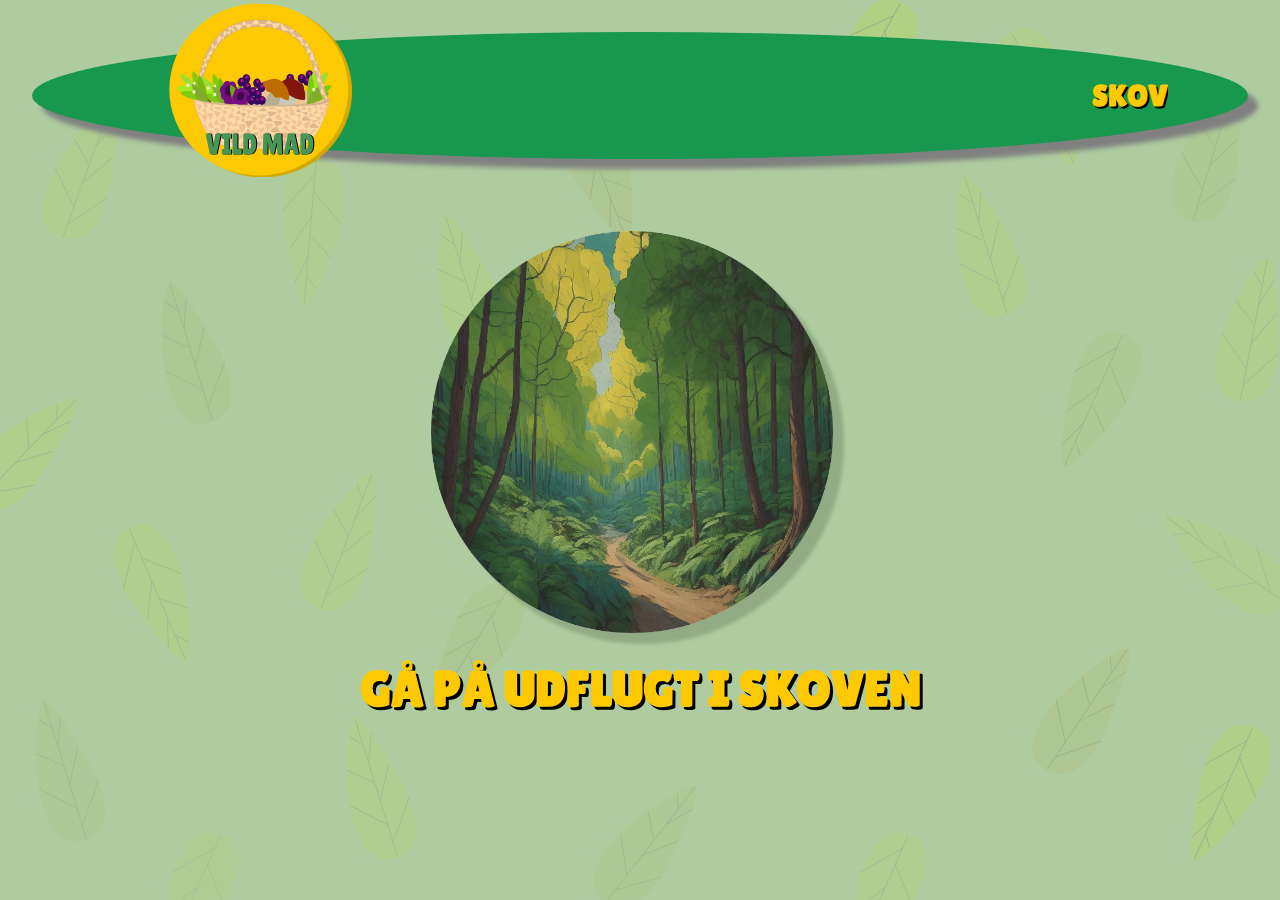
<file: index.html>
<!DOCTYPE html>
<html lang="da">

<head>
  <meta charset="UTF-8">
  <meta name="viewport" content="width=device-width, initial-scale=1.0">
  <link rel="stylesheet" href="style.css">
  <link rel="stylesheet" href="style_emil.css">
  <link
    href="https://fonts.googleapis.com/css2?family=Lilita+One&family=Playfair+Display:ital,wght@0,400;1,700&family=Roboto:ital,wght@1,300;1,700&display=swap"
    rel="stylesheet">
  <title>index</title>
</head>

<body>
  <header>
    <nav>
      <a class="vmlogo" href="index.html">
        <img src="img/vmLogo2.svg" alt="vmlogo"></a>
      <ul class="menu">
        <li><a href="kategori.html">SKOV</a></li>
      </ul>
    </nav>
  </header>
  <main>
    <div class="image_container">
      <a href="kategori.html">
        <div class="image_title">
          <img src="img/forside1.webp" alt="Your Image">
          <p>GÅ PÅ UDFLUGT I SKOVEN</p>
        </div>
      </a>
    </div>
  </main>
  <footer></footer>
  <script src="script.js"></script>
</body>

</html>
</file>
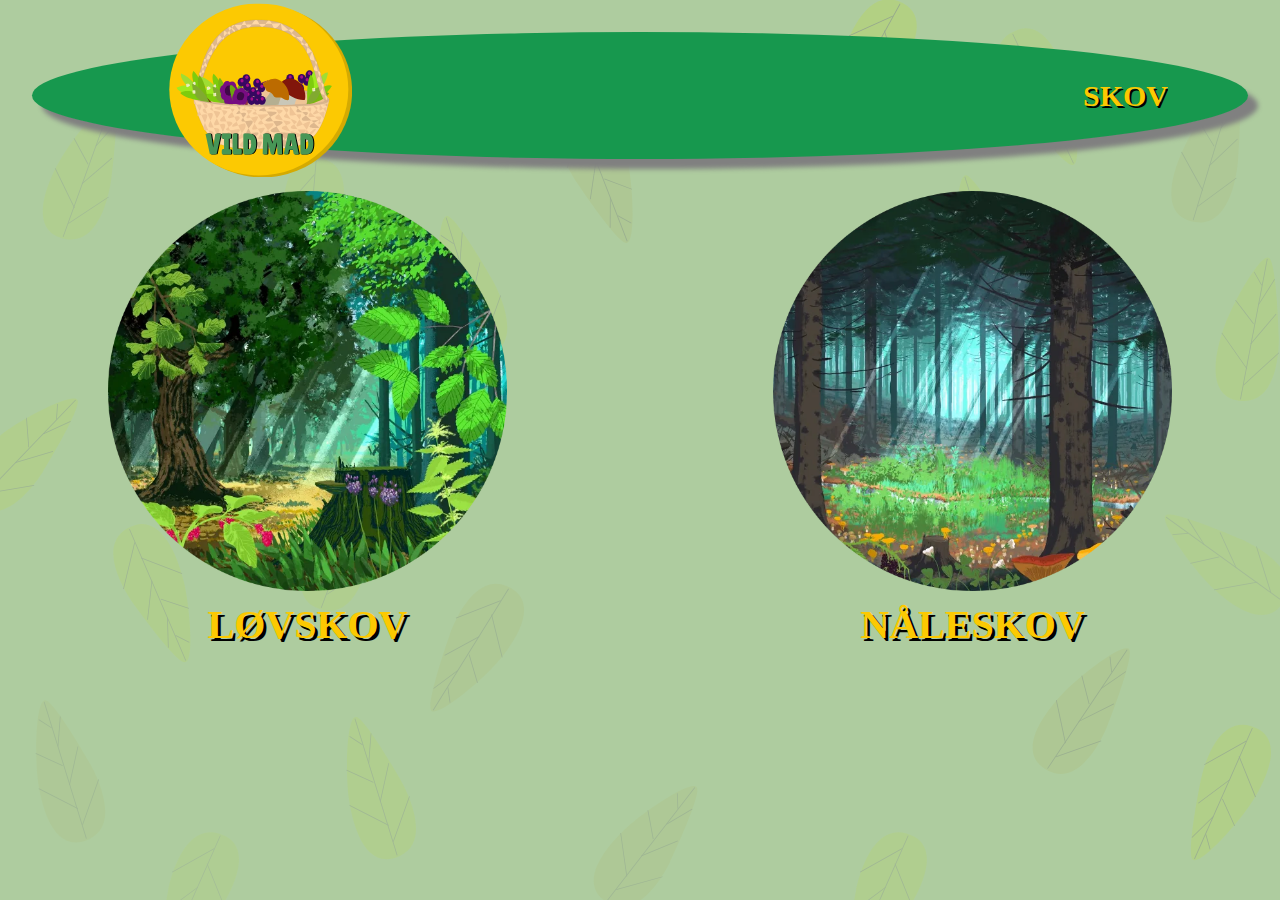
<file: kategori.html>
<!DOCTYPE html>
<html lang="da">

<head>
  <meta charset="UTF-8">
  <meta name="viewport" content="width=device-width, initial-scale=1.0">
  <link rel="stylesheet" href="style.css">
  <link rel="stylesheet" href="style_philip.css">
  <link rel="stylesheet" href="style_emil.css">
  <title>Skov</title>
</head>

<body>


  <header>
    <nav>
      <a class="vmlogo" href="index.html">
        <img src="img/vmLogo2.svg" alt="vmlogo"></a>
      <ul class="menu">
        <li><a href="kategori.html">SKOV</a></li>
      </ul>
    </nav>
  </header>
  <main>
    <section class="category-container">
      <a href="produktside.html?sankeland=Løvskov">
        <div class="image-wrapper">
          <img src="img/lovskov.webp" alt="lovskov">
          <div class="lovskov-category">
            <p>LØVSKOV</p>
          </div>
        </div>
      </a>
      <a href="produktside.html?sankeland=Nåleskov">
        <div class="image-wrapper">
          <img src="img/naleskov.webp" alt="naleskov">
          <div class="naleskov-category">
            <p>NÅLESKOV</p>
          </div>
        </div>
      </a>
    </section>
    <script src="script.js"></script>
  </main>

  <footer></footer>
</body>

</html>
</file>
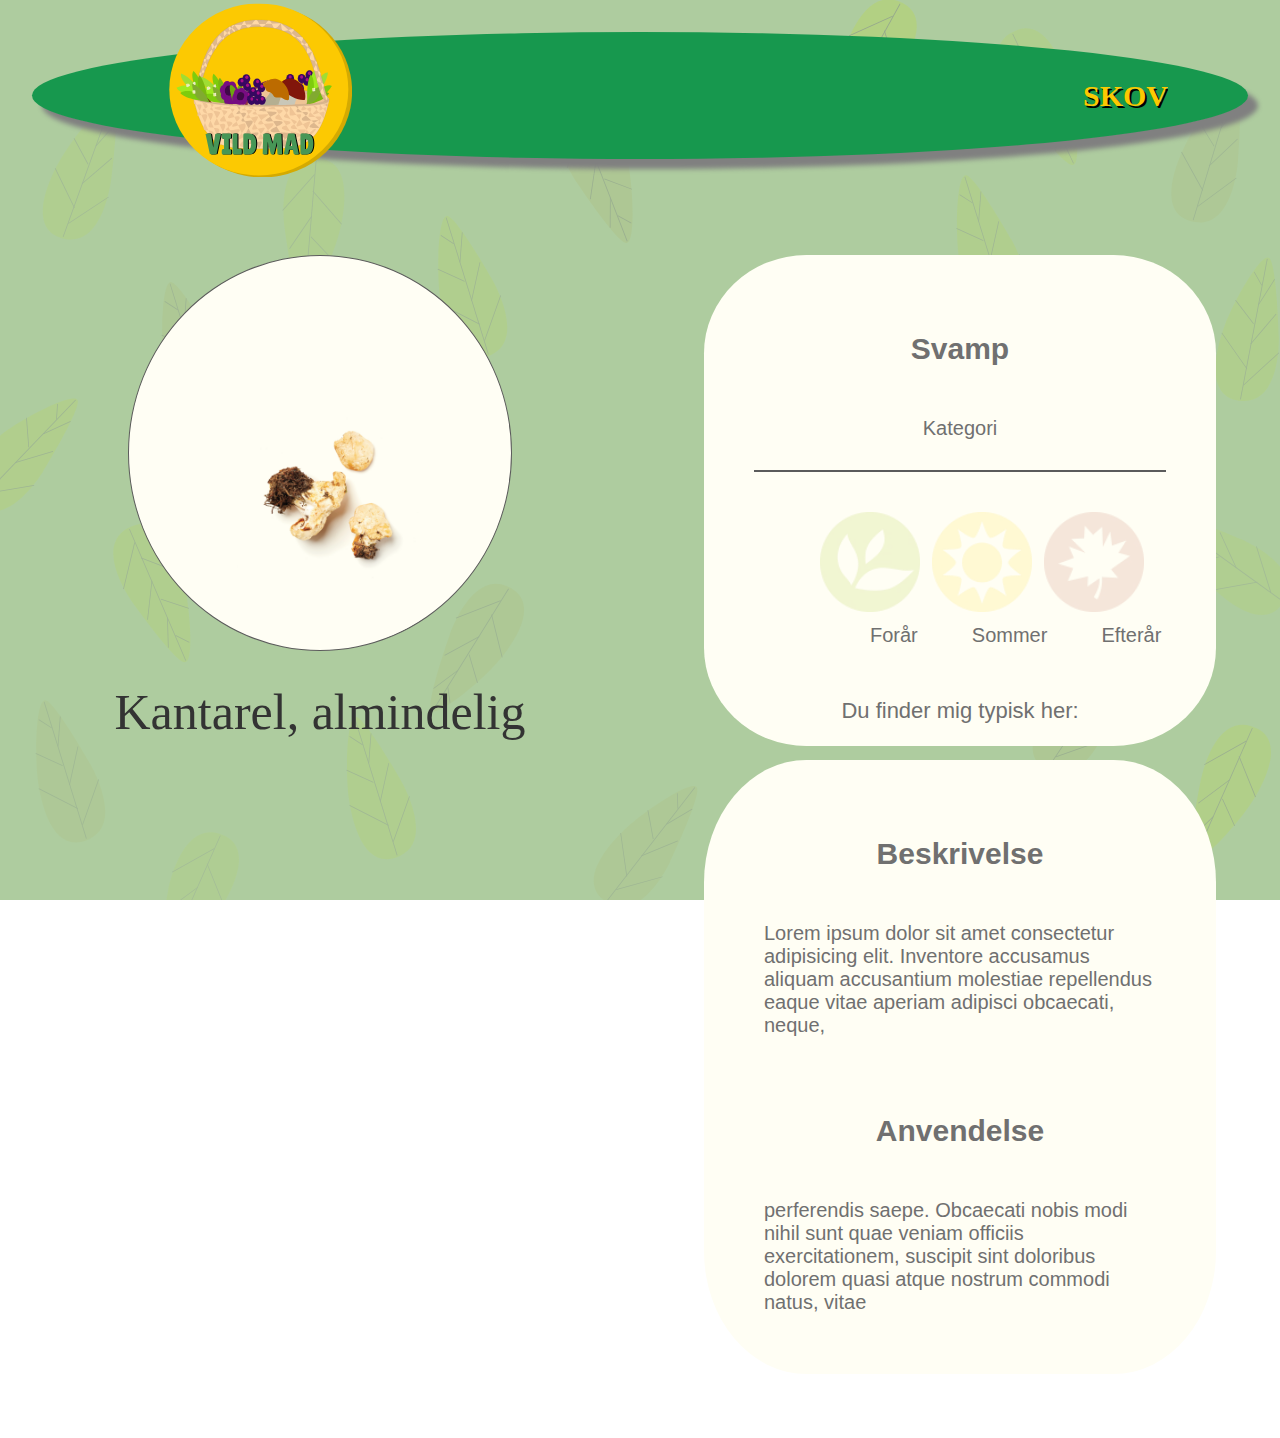
<file: produkt.html>
<!DOCTYPE html>
<html lang="da">

<head>
  <meta charset="UTF-8">
  <meta name="viewport" content="width=device-width, initial-scale=1.0">
  <link rel="stylesheet" href="style.css">
  <link rel="stylesheet" href="produktside.css">
  <title>Råvarer</title>
</head>

<body>
  <header>
    <nav>
      <a class="vmlogo" href="index.html">
        <img src="img/vmLogo2.svg" alt="vmlogo"></a>
      <ul class="menu">
        <li><a href="kategori.html">SKOV</a></li>
      </ul>
    </nav>
  </header>
  <main>
    <div class="grid_1-1">
      <div class="produktside">
        <article class="vmProdukt">
          <img class="vmPic" src="img/testsvamp.png" alt="pic1">
        </article>
        <h3>Kantarel, almindelig</h3>
      </div>
      <div class="box">
        <h4>Svamp</h4>
        <p class="kategori">Kategori</p>
        <hr>
        <div class="season_container">
          <img class="season1" src="img/icon_season_spring.webp" alt="forår">
          <img class="season2" src="img/icon_season_summer.webp" alt="sommer">
          <img class="season3" src="img/icon_season_autumn.webp" alt="efterår">
        </div>
        <div class="season_tekst">
          <p>Forår</p>
          <p>Sommer</p>
          <p>Efterår</p>
        </div>
        <div class="lokation">
          <p>Du finder mig typisk her: <span class="lokationApi"></span></p>
        </div>
      </div>
      <section class="box1">
        <div class="box2">
          <h4>Beskrivelse</h4>
          <p>Lorem ipsum dolor sit amet consectetur adipisicing elit. Inventore accusamus aliquam accusantium molestiae
            repellendus eaque vitae aperiam adipisci obcaecati, neque,</p>
        </div>
        <div class="box3">
          <h4>Anvendelse</h4>
          <p>perferendis saepe. Obcaecati nobis modi nihil sunt quae veniam officiis exercitationem, suscipit sint
            doloribus dolorem quasi atque nostrum commodi natus, vitae </p>
        </div>
      </section>
    </div>
  </main>
  <script src="produkt.js"></script>
</body>

</html>
</file>
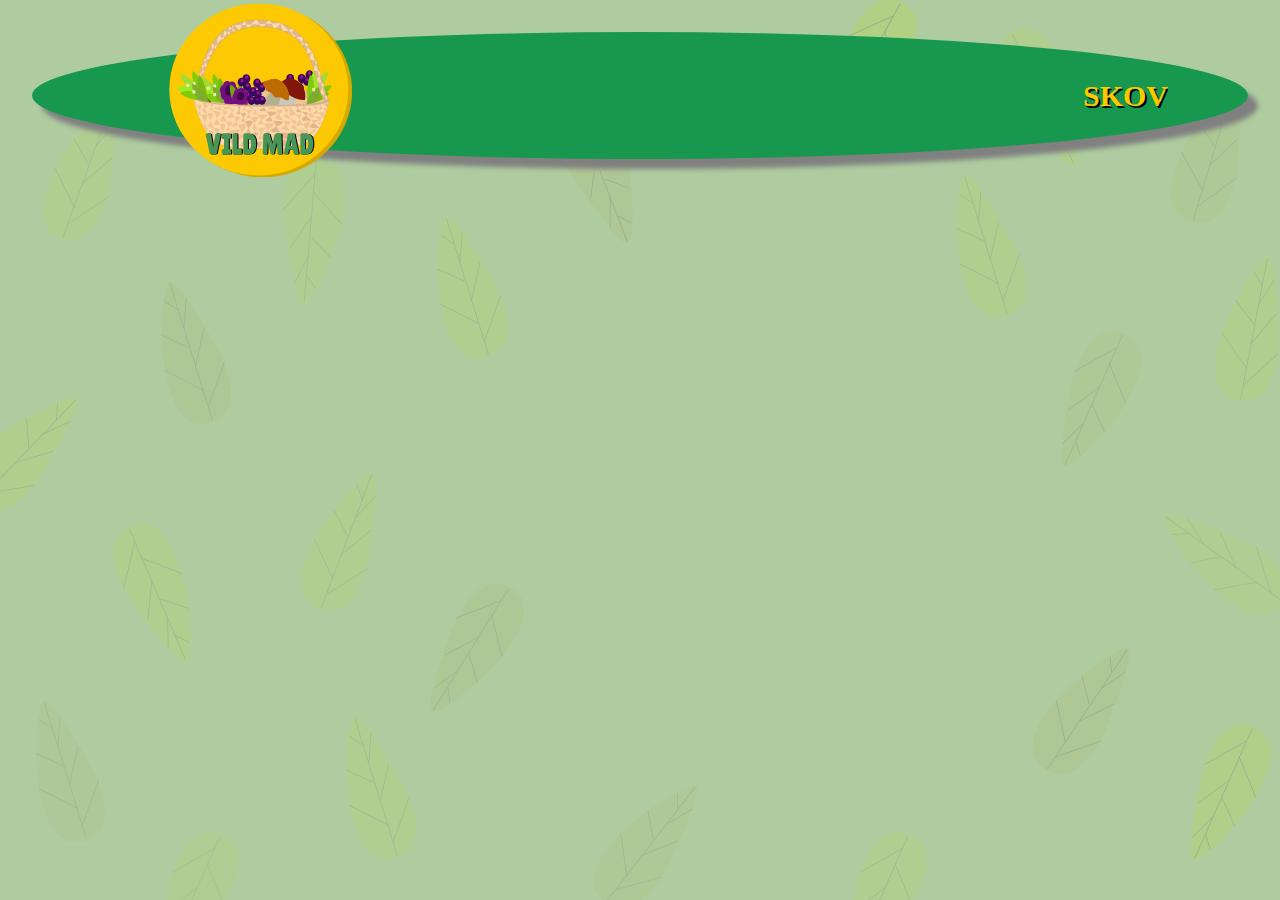
<file: produktside.html>
<!DOCTYPE html>
<html lang="da">

<head>
  <meta charset="UTF-8">
  <meta name="viewport" content="width=device-width, initial-scale=1.0">
  <link rel="stylesheet" href="style.css">
  <link rel="stylesheet" href="produkt.css">
  <title>Råvarer</title>
</head>

<body>
  <header>
    <nav>
      <a class="vmlogo" href="index.html">
        <img src="img/vmLogo2.svg" alt="vmlogo"></a>
      <ul class="menu">
        <li><a href="kategori.html">SKOV</a></li>
      </ul>
    </nav>
  </header>
  <main>
    <section class="produktliste">

      <template id="vmProduktTemplate">
        <a class="seProd" href="produkt.html">
          <article class="vmProdukt">

            <img class="vmPic" src="img/testsvamp.png" alt="pic1">

            <h3>Kantarel, Almindelig</h3>

          </article>
        </a>
      </template>

    </section>
  </main>
  <footer></footer>
  <script src="script.js"></script>
</body>

</html>
</file>
<file: style.css>
body {
  background-image: url("img/baggrund.svg");
  background-size: cover;
  background-repeat: no-repeat;
  background-attachment: fixed;
}

* {
  margin: 0;
  padding: 0;
  box-sizing: border-box;
}

/*** menu ***/
header {
  z-index: 100;
  top: 0;
  padding: 2rem 2rem;
}

nav {
  display: flex;
  justify-content: space-between;
  align-items: center;
  background-color: #17984e;
  border-radius: 50%;
  box-shadow: 10px 10px 5px gray;
}

.vmlogo {
  transform: scale(145%);
  margin-left: 5rem;
}

header img {
  width: auto;
  height: 120px;
}

.menu {
  font-family: Arial, Helvetica, sans-serif;
}

header nav ul {
  display: flex;
  justify-content: flex-end;
  list-style: none;
  text-align: right;
  overflow-x: auto;
  align-self: center;
  gap: 20px;
  margin-right: 5rem;
}

header a {
  text-decoration: none;
  font-weight: 700;
  transition: transform 0.5s ease;
  font-family: "Lilita One", cursive;
  font-size: 30px;
  color: #fcc902;
  text-shadow: 2px 2px #000000;
}

a {
  text-decoration: none;
  font-weight: 700;
  transition: transform 0.5s ease;
  font-family: "Lilita One", cursive;
  font-size: 30px;
  color: #fcc902;
}

a:hover {
  transform: scale(150%);
}

.season1,
.season2,
.season3 {
  opacity: 15%;
}

.seasonOn {
  opacity: 100%;
}

/* INDEX */
.logofront {
  border-radius: 50%;
}

main a:hover {
  transform: scale(110%);
}

/* råvarer */

.prodBoks {
  display: grid;
  gap: 1rem;
}

.vmPic {
  height: 300px;
  width: 300px;
  object-fit: contain;
}

/** Desktop **/

@media (max-width: 750px) {
  body {
    background-image: url("img/baggrund.svg");
    background-size: cover;
    background-repeat: no-repeat;
    background-attachment: fixed;
  }
  main {
    max-width: 1200px;
    margin: 0rem auto 0 auto;
    display: flex;
    justify-content: center;
    background-image: url("img/baggrund.svg");
  }

  /*** menu ***/
  header {
    z-index: 100;
    top: 0;
    padding: 2rem 2rem;
  }

  nav {
    display: flex;
    justify-content: center;
    background-color: #17984e;
  }

  .vmlogo {
    transform: scale(145%);
    margin-left: -5.5rem;
  }

  header img {
    width: auto;
    height: 120px;
  }

  header nav ul {
    display: none;
  }

  a {
    text-decoration: none;
    font-weight: 700;
    transition: transform 0.5s ease;
  }

  a:hover {
    transform: scale(150%);
  }
}
</file>
<file: style_emil.css>
/** Mobile **/
.h1_1 {
  text-align: center;
  font-family: "Lilita One", cursive;
  color: #fcc902;
  text-shadow: 3px 3px #000000;
  font-size: 70px;
}

.centered-image a {
  display: block;
  text-align: center;
  transition: transform 0.2s;
}

@media (max-width: 767px) {
  /* Style for the image container */
  .image_container {
    text-align: center;
    position: relative;
    top: 100px;
  }

  /* Style for the image */
  .image_container img {
    max-width: 75%;
    height: auto;
    cursor: pointer;
    transition: transform 0.2s ease-in-out;
  }

  /* Style for the anchor element */
  .image_container a {
    cursor: pointer;
    display: inline-block;
  }

  /* Style for the image title */
  .image_title {
    text-align: center;
    font-family: "Lilita One", cursive;
    color: #fcc902;
    font-size: 30px;
    bottom: 20px; /* Adjust the distance from the bottom to add spacing */
    margin-top: 10px;
    text-shadow: 3px 3px #000000;
  }
}

/** Desktop **/

@media (min-width: 750px) {
  /* Style for the image container */
  .image_container {
    text-align: center;
    position: relative;
    top: 30px;
  }

  /* Style for the image */
  .image_container img {
    max-width: 55%;
    height: auto;
    cursor: pointer;
    transition: transform 0.2s ease-in-out;
  }

  /* Style for the anchor element */
  .image_container a {
    cursor: pointer;
    display: inline-block;
  }

  /* Style for the image title */
  .image_title {
    text-align: center;
    font-family: "Lilita One", cursive;
    color: #fcc902;
    text-shadow: 3px 3px #000000;
    font-size: 50px;
    bottom: 20px; /* Adjust the distance from the bottom to add spacing */
    margin-top: 10px;
  }
}
</file>
<file: style_philip.css>
.image-wrapper {
  display: flex;
  flex-direction: column; /* Stack elements vertically */
  align-items: center; /* Center-align both image and text */
}

.image-wrapper img {
  max-width: 65%; /* Reduce the width to 50% of the container's width */
  max-height: 65%; /* Reduce the height to 50% of the container's height */
}

.lovskov-category,
.naleskov-category {
  font-family: "Lilita One", cursive;
  color: #fcc902;
  text-shadow: 3px 3px #000000;
  font-size: 40px; /* Adjust the font size as needed */
  margin-top: 10px; /* Add some spacing between the image and text */
}

@media (min-width: 750px) {
  .category-container {
    display: grid;
    grid-template-columns: repeat(2, 1fr);
    gap: 50px; /* Adjust the gap as needed */
    text-align: center; /* Center-align the content */
    max-width: 100%;
  }
}
</file>
<file: produktside.css>
/*WEBSITE*/

@media (min-width: 750px) {
  .grid_1-1 {
    display: grid;
    grid-template-columns: 1fr 1fr;
  }

  .vmProdukt {
    border-radius: 100%;
    background-color: #fffef4;
    border: 1.5px solid #5b5b5b;
    margin: 20%;
    margin-top: 10%;
  }
  .vmPic {
    max-width: 100%;
    margin-left: 15%;
    border-radius: 100%;
    margin-top: 90px;
  }

  h3 {
    font-family: "Lilita One", cursive;
    color: #333333;
    font-size: 50px;
    text-align: center;
    margin-top: -15%;
    margin-bottom: 50px;
    font-weight: lighter;
  }

  .box {
    background-color: #fffef4;
    border-radius: 20%;
    margin: 10%;
  }

  h4 {
    font-family: Arial, Helvetica, sans-serif;
    font-size: 30px;
    text-align: center;
    font-weight: bolder;
    color: #707070;
    margin: 5px;
    margin-top: 15%;
  }

  p {
    font-family: Arial, Helvetica, sans-serif;
    font-size: 20px;
    font-weight: lighter;
    color: #707070;
    margin: 60px;
    margin-top: 10%;
  }

  hr {
    margin-left: 50px;
    margin-right: 50px;
    margin-top: -30px;
    margin-bottom: 10px;
    border: 0.5px solid #5b5b5b;
  }

  .season_container {
    padding: 10px;
    margin-left: 20%;
    margin-right: 2%;
    margin-top: 5%;
    margin-bottom: -5%;
  }

  .season1,
  .season2,
  .season3 {
    height: 100px;
    margin: 4px;
  }

  .season_tekst p {
    display: inline-block;
    margin: 0 25px;
  }

  .season_tekst {
    padding-top: 20px;
    padding-left: 141px;
  }

  .kategori {
    text-align: center;
  }

  .lokation {
    margin-bottom: 22px;
  }

  .lokation p {
    font-family: Arial, Helvetica, sans-serif;
    font-size: 22px;
    text-align: center;
    font-weight: lighter;
    color: #707070;
    margin: 5px;
    margin-top: 10%;
  }

  .lokationApi {
    font-weight: bold;
  }

  .box1 {
    background-color: #fffef4;
    border-radius: 20%;
    margin: 10%;
    margin-top: -50px;
    margin-left: 110%;
    margin-right: -90%;
  }
}

/* MOBIL */

@media (max-width: 750px) {
  .vmProdukt {
    border-radius: 50%;
    background-color: #fffef4;
    border: 1.5px solid #5b5b5b;
    margin: 20px;
  }

  .vmPic {
    max-width: 70%;
    margin-left: 50px;
    border-radius: 100%;
    margin-bottom: 10px;
    margin-top: -10px;
  }

  h3 {
    font-family: "Lilita One", cursive;
    color: #333333;
    font-size: 35px;
    text-align: center;
    margin-top: 10px;
    margin-bottom: 50px;
    font-weight: lighter;
  }

  .box {
    background-color: #fffef4;
    border-radius: 20%;
    margin: 20px;
  }

  h4 {
    font-family: Arial, Helvetica, sans-serif;
    font-size: 25px;
    text-align: center;
    font-weight: bolder;
    color: #707070;
    margin: 40px;
    margin-top: 10%;
    padding: 20px;
  }

  p {
    font-family: Arial, Helvetica, sans-serif;
    font-size: 20px;
    font-weight: lighter;
    color: #707070;
    margin: 60px;
    margin-top: -10%;
  }

  .kategori {
    text-align: center;
  }

  hr {
    margin-left: 50px;
    margin-right: 50px;
    margin-top: -60px;
    margin-bottom: 10px;
    border: 0.5px solid #5b5b5b;
  }

  .season_container {
    padding: 10px;
    margin-left: 17%;
    margin-right: 2%;
    margin-top: 5%;
    margin-bottom: -5%;
  }

  .season1,
  .season2,
  .season3 {
    height: 60px;
    margin: 4px;
  }

  .lokation {
    margin-bottom: 22px;
  }

  .lokation p {
    font-family: Arial, Helvetica, sans-serif;
    font-size: 20px;
    text-align: center;
    font-weight: lighter;
    color: #707070;
    margin-top: 5%;
    margin-bottom: 30%;
    padding: 20px;
  }

  .lokationApi {
    font-weight: bold;
  }

  .box1 {
    background-color: #fffef4;
    border-radius: 15%;
    margin: 20px;
    margin-top: -80px;
    padding: 10px;
  }
  .season_tekst p {
    display: inline-block;
    margin: 0 5px;
  }

  .season_tekst {
    padding-top: 5px;
    padding-left: 65px;
  }
}
</file>
<file: produkt.css>
/*WEBSITE*/

@media (min-width: 750px) {
  .produktliste {
    margin: 20px;
    padding: 20px;
    display: grid;
    grid-template-columns: repeat(4, 1fr);
    gap: 2rem;
  }

  .vmProdukt {
    border-radius: 50%;
    background-color: #fffef4;
    margin-bottom: 30px;
    border: 2px solid #5b5b5b;
  }

  .vmPic {
    max-width: 100%;
    margin-left: 12px;
    border-radius: 100%;
    margin-bottom: 5px;
  }

  h3 {
    font-family: "Lilita One", cursive;
    color: #333333;
    font-size: 22px;
    text-align: center;
    margin-top: -30px;
    margin-bottom: 50px;
    font-weight: lighter;
  }
}

/*MOBILSITE*/

@media (max-width: 750px) {
  .produktliste {
    margin-top: 10px;
  }

  .produktliste article {
    border: 2px solid #707070;
    margin: 30px;
  }

  .vmProdukt {
    border-radius: 50%;
    background-color: #fffef4;
  }

  .vmPic {
    max-width: 70%;
    margin-left: 50px;
    border-radius: 100%;
    margin-bottom: -33px;
    margin-top: -10px;
  }

  h3 {
    font-family: "Lilita One", cursive;
    color: #333333;
    font-size: 22px;
    text-align: center;
    margin-top: -30px;
    margin-bottom: 50px;
    font-weight: lighter;
  }

  h4,
  p {
    font-family: Arial, Helvetica, sans-serif;
    font-size: 15px;
    text-align: center;
    font-weight: lighter;
    color: #878787;
    margin: 5px;
  }

  .season_container {
    padding: 10px;
    margin-left: 45px;
  }

  .season1,
  .season2,
  .season3 {
    height: 50px;
    margin: 4px;
  }

  .lokation {
    margin-bottom: 22px;
  }

  .lokation p {
    font-family: Arial, Helvetica, sans-serif;
    font-size: 15px;
    text-align: center;
    font-weight: lighter;
    color: #878787;
    margin: 5px;
    margin-bottom: 10px;
  }

  .lokationApi {
    font-weight: bold;
  }
}
</file>
